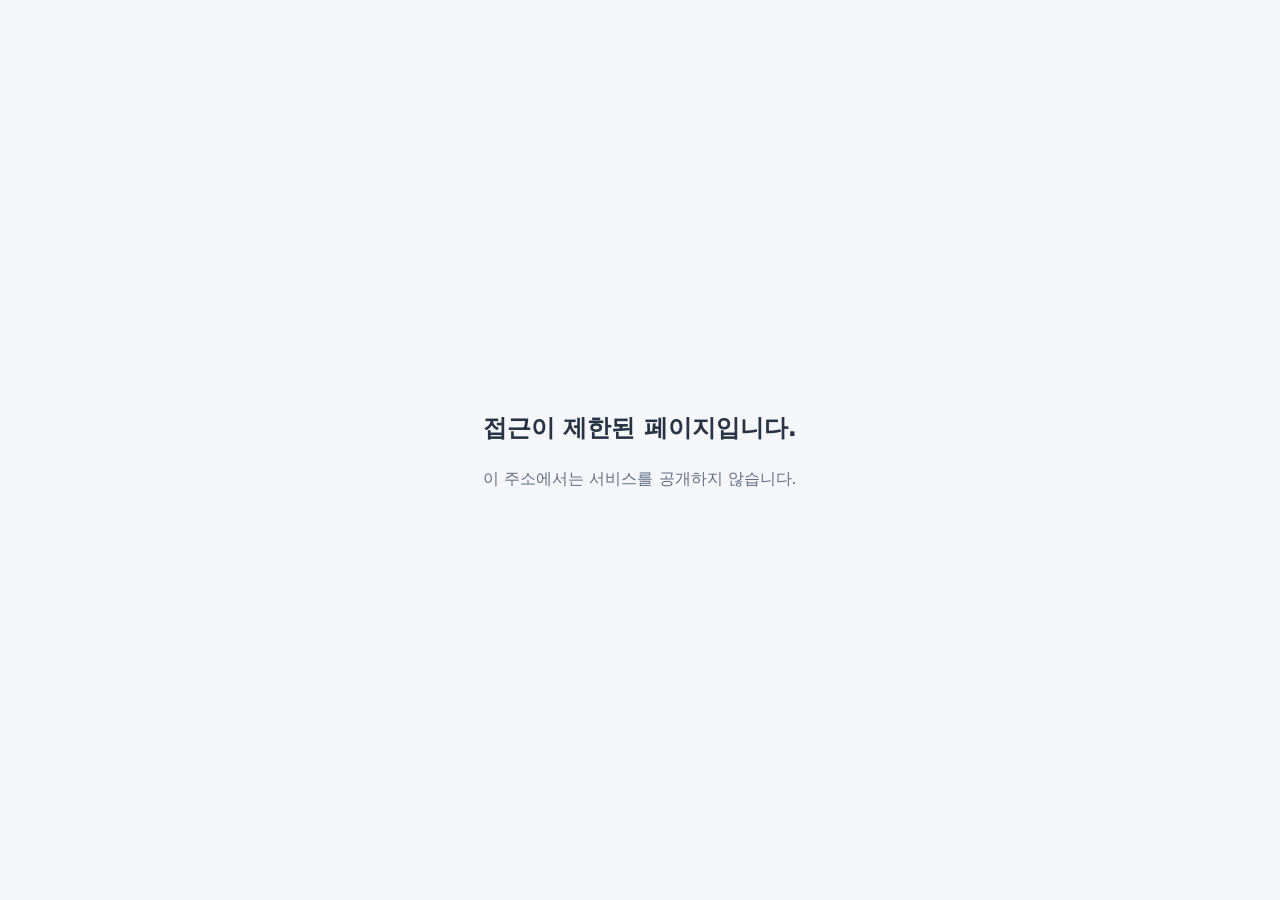
<file: index.html>
<!doctype html><html lang="ko"><head><meta charset="utf-8"><meta name="viewport" content="width=device-width,initial-scale=1"><meta name="robots" content="noindex,nofollow,noarchive"><title>접근 제한</title><style>body{margin:0;min-height:100vh;display:grid;place-items:center;background:#f5f7fa;color:#283444;font:16px/1.7 system-ui,sans-serif}main{padding:32px;text-align:center}h1{font-size:24px}p{color:#647184}</style></head><body><main><h1>접근이 제한된 페이지입니다.</h1><p>이 주소에서는 서비스를 공개하지 않습니다.</p></main></body></html>
</file>
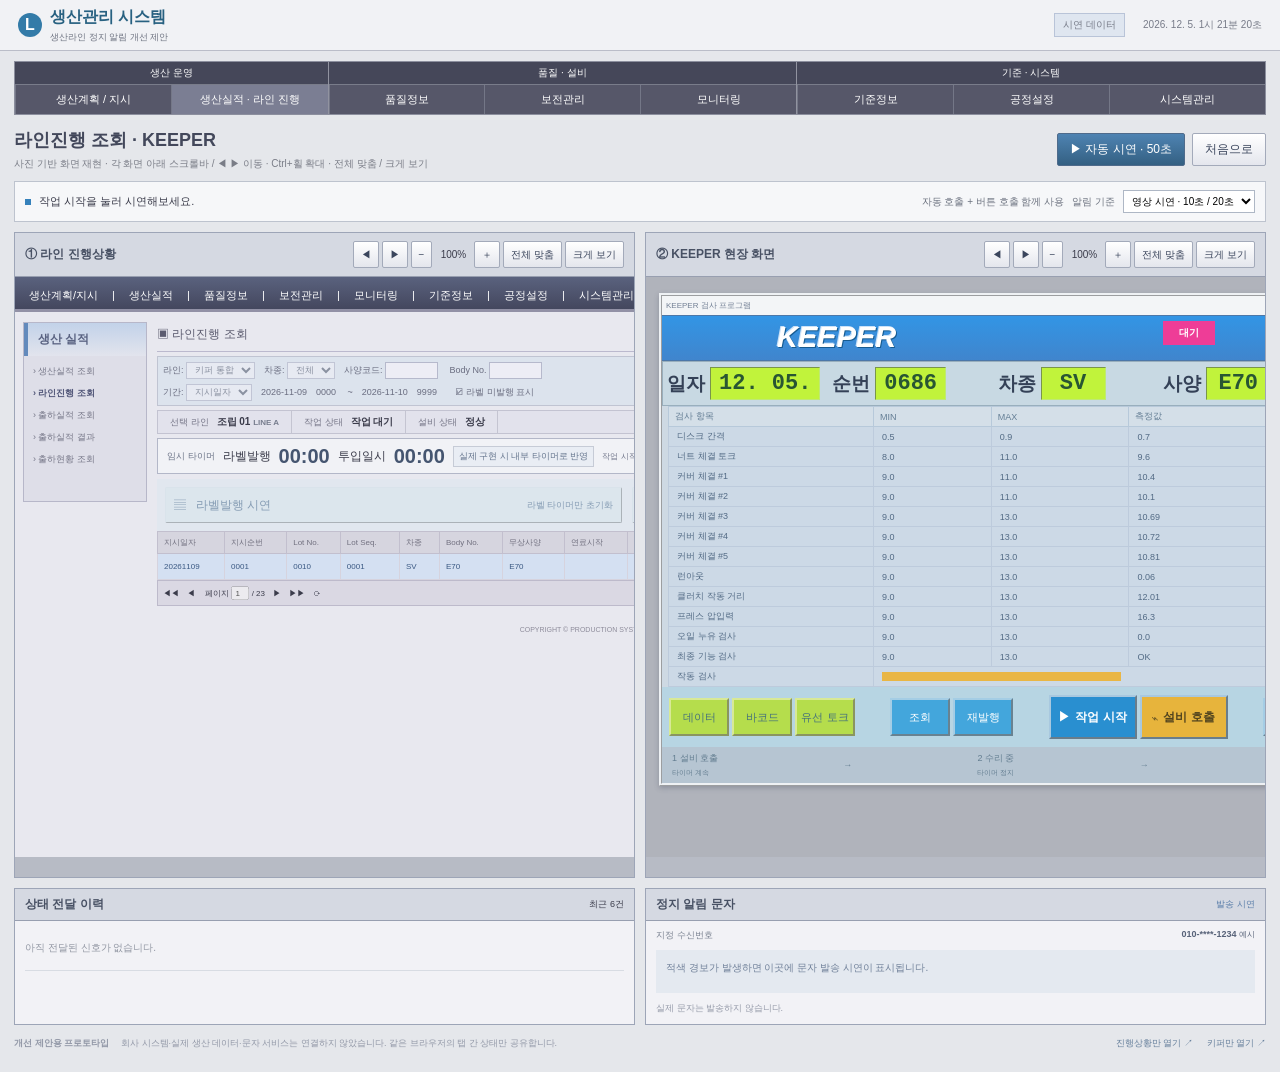
<file: line-demo/index.html>
<!doctype html><html lang="ko"><head><meta charset="utf-8"><meta name="viewport" content="width=device-width,initial-scale=1"><meta name="robots" content="noindex,nofollow"><title>라인 정지 알림 · 개선 제안 시연</title><link rel="stylesheet" href="style.css?v=isolated21"><script src="app.js?v=isolated21" defer></script><style id="toolbar-groups-style">.keeper-tools{gap:0;padding:8px 7px;justify-content:space-between}.keeper-tools .button-group{display:flex;gap:3px;flex-shrink:0;margin-right:0}.keeper-tools .button-group button{margin-left:0}.keeper-tools .lookup-group button,.keeper-tools>button.production-plan{background:#43a6dc;color:#fff;border-color:#a4cde5}.keeper-tools>button.production-plan{margin-left:0;align-self:stretch}.keeper-tools .data-group button{background:#b5dd4c;color:#47737b;border-color:#d8e996}.keeper-tools #work,.keeper-tools #repair{padding:5px 7px}.keeper-tools #work b,.keeper-tools #repair b{font-size:10px}.keeper-tools{align-items:center}.keeper-tools .button-group{align-items:center}.keeper-tools button{width:60px;height:38px;flex-shrink:0;padding:6px 4px;font-size:11px;text-align:center;display:inline-flex;align-items:center;justify-content:center}.keeper-tools>button.production-plan{align-self:center}.keeper-tools #work,.keeper-tools #repair{width:88px;height:44px;min-height:44px;padding:6px;gap:4px}.keeper-tools #work b,.keeper-tools #repair b{font-size:12px}.keeper-tools #work>span,.keeper-tools #repair>span{font-size:13px}</style><style id="item-row-signal">.progress-table tr[data-alarm="yellow"] td{animation:item-yellow 0.5s steps(1,end) infinite}.progress-table tr[data-alarm="red"] td{animation:item-red 0.5s steps(1,end) infinite}@keyframes item-yellow{0%{box-shadow:inset 0 0 0 999px transparent}40%{box-shadow:inset 0 0 0 999px #ffe080}100%{box-shadow:inset 0 0 0 999px transparent}}@keyframes item-red{0%{box-shadow:inset 0 0 0 999px transparent}40%{box-shadow:inset 0 0 0 999px #f49ba5}100%{box-shadow:inset 0 0 0 999px transparent}}.item-alarm .tower{display:inline-flex;vertical-align:middle;padding:2px 4px;gap:3px;margin-right:5px}.item-alarm .lamp{height:10px;width:10px}.item-alarm #alarm{display:inline-block;font-size:8px;padding:2px 4px;vertical-align:middle}.monitor-main{min-height:35px}.legacy-content .monitor-reading{gap:8px}</style><style>.timer-implementation-note{font-size:9px;color:#65758d;border:1px solid #c6cbd6;padding:3px 5px;background:#e9edf4;white-space:nowrap}.monitor-main .monitor-reading{flex-wrap:wrap}</style><style>#sms-dialog{border:0;border-radius:16px;padding:0;width:min(380px,90vw);box-shadow:0 18px 70px #0005;color:#24334b}#sms-dialog::backdrop{background:#101b3266}#sms-dialog .sms-modal-head{background:#edf3fb;padding:18px;display:flex;justify-content:space-between;align-items:center}#sms-dialog h2{margin:0;font-size:18px}#sms-dialog button{padding:9px 14px;border:0;border-radius:7px;background:#326fa2;color:white;cursor:pointer}#sms-dialog .sms-modal-body{padding:18px}#sms-modal-message{white-space:pre-wrap;background:#eaf5e9;border-radius:12px;padding:16px;font-size:14px;line-height:1.7}#sms-dialog small{display:block;color:#69788e;margin-top:14px}</style><style>.line-simulation{display:flex;gap:10px;padding:8px;background:#e1e7ef}.line-simulation .label-button{width:auto;flex:1;min-height:36px;font-size:12px}.line-simulation .label-button small{font-size:9px}</style></head><body>
<header><div class="brand"><span class="brand-icon">L</span><div>생산관리 시스템<small>생산라인 정지 알림 개선 제안</small></div></div><div class="header-right"><span class="demo-pill">시연 데이터</span><time id="clock"></time></div></header>
<main><div class="merged-nav" aria-label="상단 통합 메뉴"><div class="nav-group"><strong>생산 운영</strong><div><span>생산계획 / 지시</span><span class="selected">생산실적 · 라인 진행</span></div></div><div class="nav-group"><strong>품질 · 설비</strong><div><span>품질정보</span><span>보전관리</span><span>모니터링</span></div></div><div class="nav-group"><strong>기준 · 시스템</strong><div><span>기준정보</span><span>공정설정</span><span>시스템관리</span></div></div></div>
<section class="intro"><div><p class="eyebrow">개선 기능 시연</p><h1>라인진행 조회 · KEEPER</h1><p>사진 기반 화면 재현 · 각 화면 아래 스크롤바 / ◀ ▶ 이동 · Ctrl+휠 확대 · 전체 맞춤 / 크게 보기</p></div><div class="intro-actions"><button id="auto" class="dark">▶ 자동 시연 · 50초</button><button id="reset" class="plain">처음으로</button></div></section>
<div class="scenario-bar"><span class="signal-dot"></span><strong id="scene" role="status">작업 시작을 눌러 시연해보세요.</strong><div class="mode"><span>자동 호출 + 버튼 호출 함께 사용</span><label for="mode">알림 기준</label><select id="mode"><option value="demo">영상 시연 · 10초 / 20초</option><option value="real">운영 기준 · 5분 / 10분</option></select></div></div>
<div class="workspace" id="workspace">
<section class="panel monitor"><div class="panel-heading"><h2>① 라인 진행상황</h2><div class="view-tools" data-for="monitor"><button data-pan="-1" title="왼쪽으로 이동">◀</button><button data-pan="1" title="오른쪽으로 이동">▶</button><button data-zoom="-1" title="축소">−</button><output>100%</output><button data-zoom="1" title="확대">＋</button><button data-fit>전체 맞춤</button><button data-expand>크게 보기</button></div></div><div class="screen-pan" tabindex="0" aria-label="라인 진행상황 이동 영역"><div class="legacy-surface"><div class="legacy-top">생산계획/지시　 |　 생산실적　 |　 품질정보　 |　 보전관리　 |　 모니터링　 |　 기준정보　 |　 공정설정　 |　 시스템관리</div><div class="legacy-body"><aside class="legacy-sidebar"><b>생산 실적</b><p>› 생산실적 조회</p><p class="selected">› 라인진행 조회</p><p>› 출하실적 조회</p><p>› 출하실적 결과</p><p>› 출하현황 조회</p></aside><div class="legacy-content"><div class="legacy-title">▣ 라인진행 조회 <span>▣ 조회　 ↶ 닫기</span></div><div class="legacy-filters">라인: <select disabled><option>키퍼 통합</option></select>　차종: <select disabled><option>전체</option></select>　사양코드: <input disabled size="7">　 Body No. <input disabled size="7"><br>기간: <select disabled><option>지시일자</option></select>　2026-11-09　0000　 ~　2026-11-10　9999　　☑ 라벨 미발행 표시</div>
<div class="line-summary"><div><span>선택 라인</span><strong>조립 01 <small>LINE A</small></strong></div><div><span>작업 상태</span><strong id="monitor-work">작업 대기</strong></div><div><span>설비 상태</span><strong id="monitor-repair">정상</strong></div></div>
<div class="monitor-main"><div class="monitor-reading"><span class="micro">임시 타이머</span><span>라벨발행</span><div class="elapsed" id="elapsed">00:00</div><span>투입일시</span><div class="elapsed" id="input-elapsed">00:00</div><span class="timer-implementation-note">실제 구현 시 내부 타이머로 반영</span><p id="timer-note">작업 시작 전에는 정지 알림이 발생하지 않습니다.</p></div><div class="thresholds"><div><i class="legend green-key"></i><span>정상</span><b id="normal-rule">10초 미만</b></div><div><i class="legend amber-key"></i><span>주의</span><b id="yellow-rule">10초 이상</b></div><div><i class="legend red-key"></i><span>정지 경보</span><b id="red-rule">20초 이상</b></div><small>황색·적색: 0.2초 꺼짐 → 0.3초 켜짐</small></div></div>
<div class="control-area line-simulation"><button id="label" class="label-button" disabled><span>▤</span> 라벨발행 시연 <small>라벨 타이머만 초기화</small></button><button id="input-signal" class="label-button" disabled><span>▤</span> 제품 투입 시연 <small>투입 타이머만 초기화</small></button></div><div class="table-wrap"><table class="progress-table"><thead><tr><th>지시일자</th><th>지시순번</th><th>Lot No.</th><th>Lot Seq.</th><th>차종</th><th>Body No.</th><th>무상사양</th><th>연료시작</th><th>연료사양</th><th>FCX발행</th><th>라벨발행</th><th>투입일시</th><th>진행 / 설비</th><th>라인 상태</th></tr></thead><tbody><tr class="chosen" id="active-item-row" data-alarm="waiting"><td>20261109</td><td id="sequence">0686</td><td>0010</td><td>0001</td><td>SV</td><td>E70</td><td>E70</td><td></td><td></td><td>시연</td><td id="last-label">—</td><td id="last-input">—</td><td><span id="row-work">대기</span> / <span id="row-repair">정상</span></td><td class="item-alarm"><div class="tower" aria-hidden="true"><div class="lamp red" id="red"></div><div class="lamp amber" id="amber"></div><div class="lamp green" id="green"></div><div class="tower-stem"></div></div><div class="status-tag waiting" id="alarm" role="status">작업 대기</div></td></tr></tbody></table></div>
<div class="legacy-pagination">◀◀　◀　 페이지 <input value="1" size="1" disabled> / 23　▶　▶▶　⟳ <span>전체 19건 중 1 - 19</span></div><div class="legacy-copyright">COPYRIGHT © PRODUCTION SYSTEM. ALL RIGHTS RESERVED.</div></div></div></div></div></section>
<section class="panel keeper"><div class="panel-heading"><h2>② KEEPER 현장 화면</h2><div class="view-tools" data-for="keeper"><button data-pan="-1" title="왼쪽으로 이동">◀</button><button data-pan="1" title="오른쪽으로 이동">▶</button><button data-zoom="-1" title="축소">−</button><output>100%</output><button data-zoom="1" title="확대">＋</button><button data-fit>전체 맞춤</button><button data-expand>크게 보기</button></div></div><div class="screen-pan" tabindex="0" aria-label="키퍼 화면 이동 영역"><div class="legacy-surface"><div class="keeper-window"><div class="window-bar">KEEPER 검사 프로그램 <span>─　□　×</span></div><div class="keeper-blue">KEEPER<span class="keeper-signal" id="keeper-signal">대기</span></div><div class="keeper-info"><div><span>일자</span><strong id="date"></strong></div><div><span>순번</span><strong id="keeper-seq">0686</strong></div><div><span>차종</span><strong>SV</strong></div><div><span>사양</span><strong>E70</strong></div></div>
<div class="table-wrap inspection"><table><thead><tr><th>검사 항목</th><th>MIN</th><th>MAX</th><th>측정값</th><th>판정</th></tr></thead><tbody><tr><td>디스크 간격</td><td>0.5</td><td>0.9</td><td>0.7</td><td class="ok">OK</td></tr><tr><td>너트 체결 토크</td><td>8.0</td><td>11.0</td><td>9.6</td><td class="ok">OK</td></tr><tr><td>커버 체결 #1</td><td>9.0</td><td>11.0</td><td>10.4</td><td class="ok">OK</td></tr><tr><td>커버 체결 #2</td><td>9.0</td><td>11.0</td><td>10.1</td><td class="ok">OK</td></tr><tr><td>커버 체결 #3</td><td>9.0</td><td>13.0</td><td>10.69</td><td class="ok">OK</td></tr><tr><td>커버 체결 #4</td><td>9.0</td><td>13.0</td><td>10.72</td><td class="ok">OK</td></tr><tr><td>커버 체결 #5</td><td>9.0</td><td>13.0</td><td>10.81</td><td class="ok">OK</td></tr><tr><td>런아웃</td><td>9.0</td><td>13.0</td><td>0.06</td><td class="ok">OK</td></tr><tr><td>클러치 작동 거리</td><td>9.0</td><td>13.0</td><td>12.01</td><td class="ok">OK</td></tr><tr><td>프레스 압입력</td><td>9.0</td><td>13.0</td><td>16.3</td><td class="ok">OK</td></tr><tr><td>오일 누유 검사</td><td>9.0</td><td>13.0</td><td>0.0</td><td class="ok">OK</td></tr><tr><td>최종 기능 검사</td><td>9.0</td><td>13.0</td><td>OK</td><td class="ok">OK</td></tr><tr><td>작동 검사</td><td colspan="3"><span class="pass-bar"></span></td><td class="ok">OK</td></tr></tbody></table></div>
<div class="keeper-tools"><div class="button-group data-group"><button disabled>데이터</button><button disabled>바코드</button><button disabled>유선 토크</button></div><div class="button-group lookup-group"><button disabled>조회</button><button disabled>재발행</button></div><div class="button-group action-group"><button id="work" class="start"><span id="work-icon">▶</span><div><b id="work-text">작업 시작</b><small id="work-sub">라인 모니터로 시작 신호 전송</small></div></button><button id="repair" class="call"><span id="repair-icon">⌁</span><div><b id="repair-text">설비 호출</b><small id="repair-sub">호출 후에도 정지 타이머 유지</small></div></button></div><button class="production-plan" disabled>생산계획</button></div>

<div class="repair-steps"><span id="step-call">1 설비 호출<small>타이머 계속</small></span><i>→</i><span id="step-fixing">2 수리 중<small>타이머 정지</small></span><i>→</i><span id="step-done">3 수리 완료<small>타이머 초기화</small></span></div></div></div></div></section>
</div>
<div class="bottom-grid"><section class="panel activity"><div class="panel-heading"><h2>상태 전달 이력</h2><span>최근 6건</span></div><ol id="events"><li class="empty">아직 전달된 신호가 없습니다.</li></ol></section><section class="panel sms"><div class="panel-heading"><h2>정지 알림 문자</h2><span class="simulation">발송 시연</span></div><div class="sms-target"><span>지정 수신번호</span><b>010-****-1234 <small>예시</small></b></div><div class="message-preview" id="sms-preview">적색 경보가 발생하면 이곳에 문자 발송 시연이 표시됩니다.</div><p id="sms-state">실제 문자는 발송하지 않습니다.</p></section></div>
<footer><b>개선 제안용 프로토타입</b><span>회사 시스템·실제 생산 데이터·문자 서비스는 연결하지 않았습니다. 같은 브라우저의 탭 간 상태만 공유합니다.</span><div><a href="?view=monitor" target="_blank" rel="noopener">진행상황만 열기 ↗</a><a href="?view=keeper" target="_blank" rel="noopener">키퍼만 열기 ↗</a></div></footer></main><dialog id="sms-dialog" aria-labelledby="sms-modal-title"><div class="sms-modal-head"><h2 id="sms-modal-title">문자 발송 시연</h2><button id="sms-close" autofocus>닫기</button></div><div class="sms-modal-body"><p>받는 번호　<strong>010-****-1234</strong></p><div id="sms-modal-message"></div><small>가상 문자 창입니다. 실제 문자는 발송되지 않습니다.<br>시연의 20초 정지는 운영의 10분 정지를 가정합니다.<br>창을 닫아도 타이머는 계속 진행됩니다.</small></div></dialog></body></html>
</file>
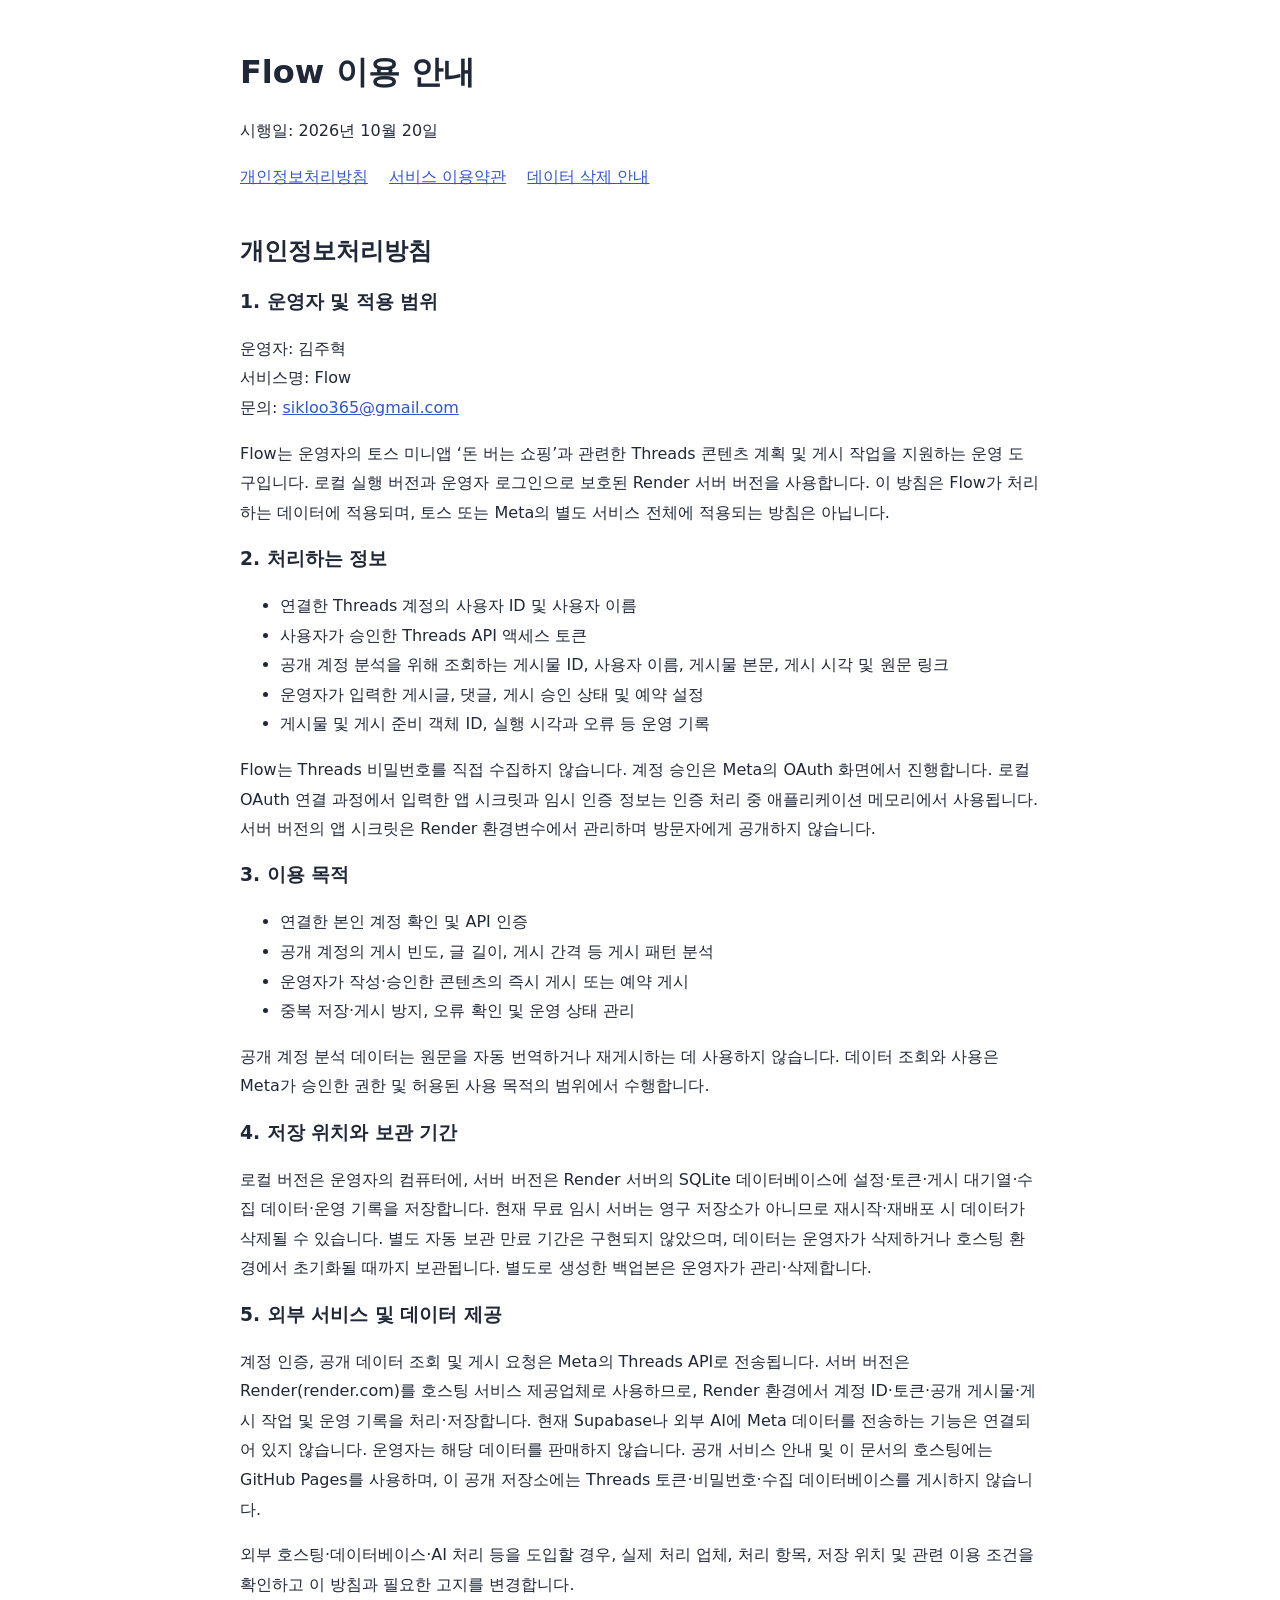
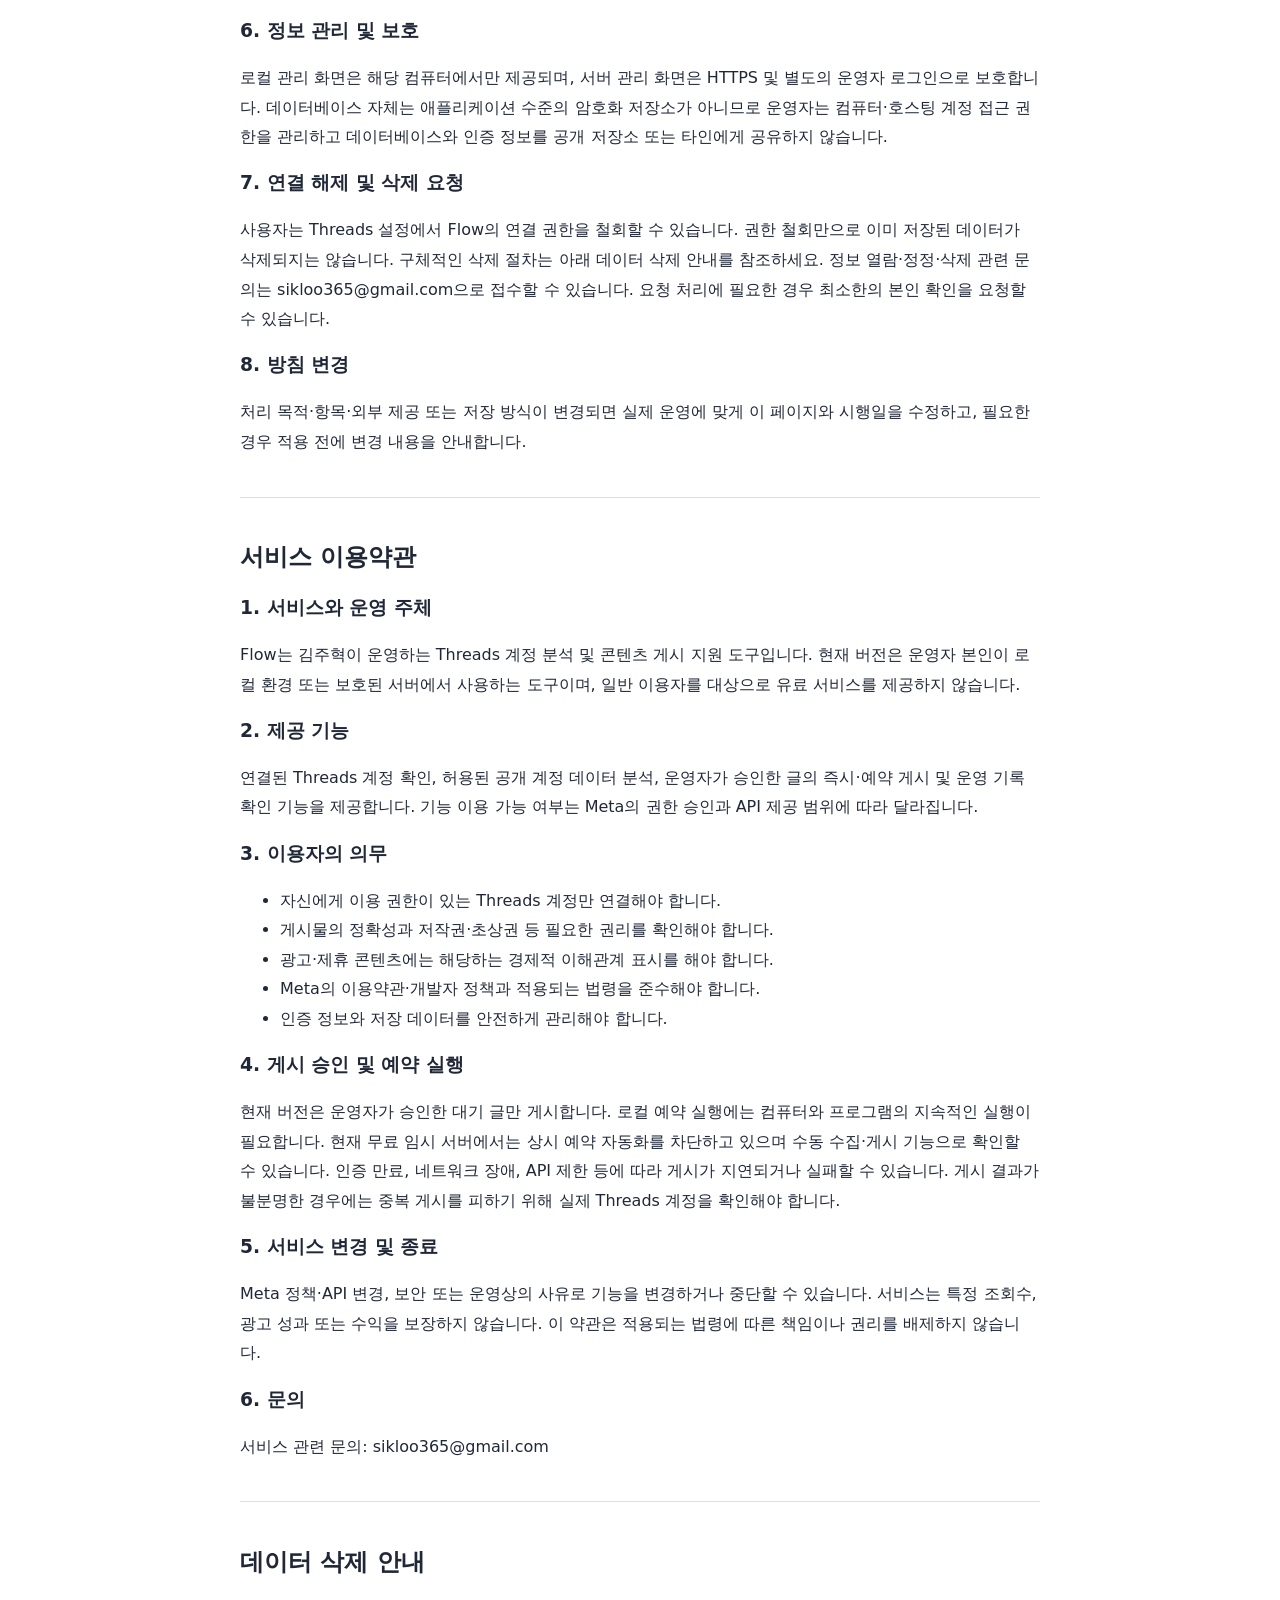
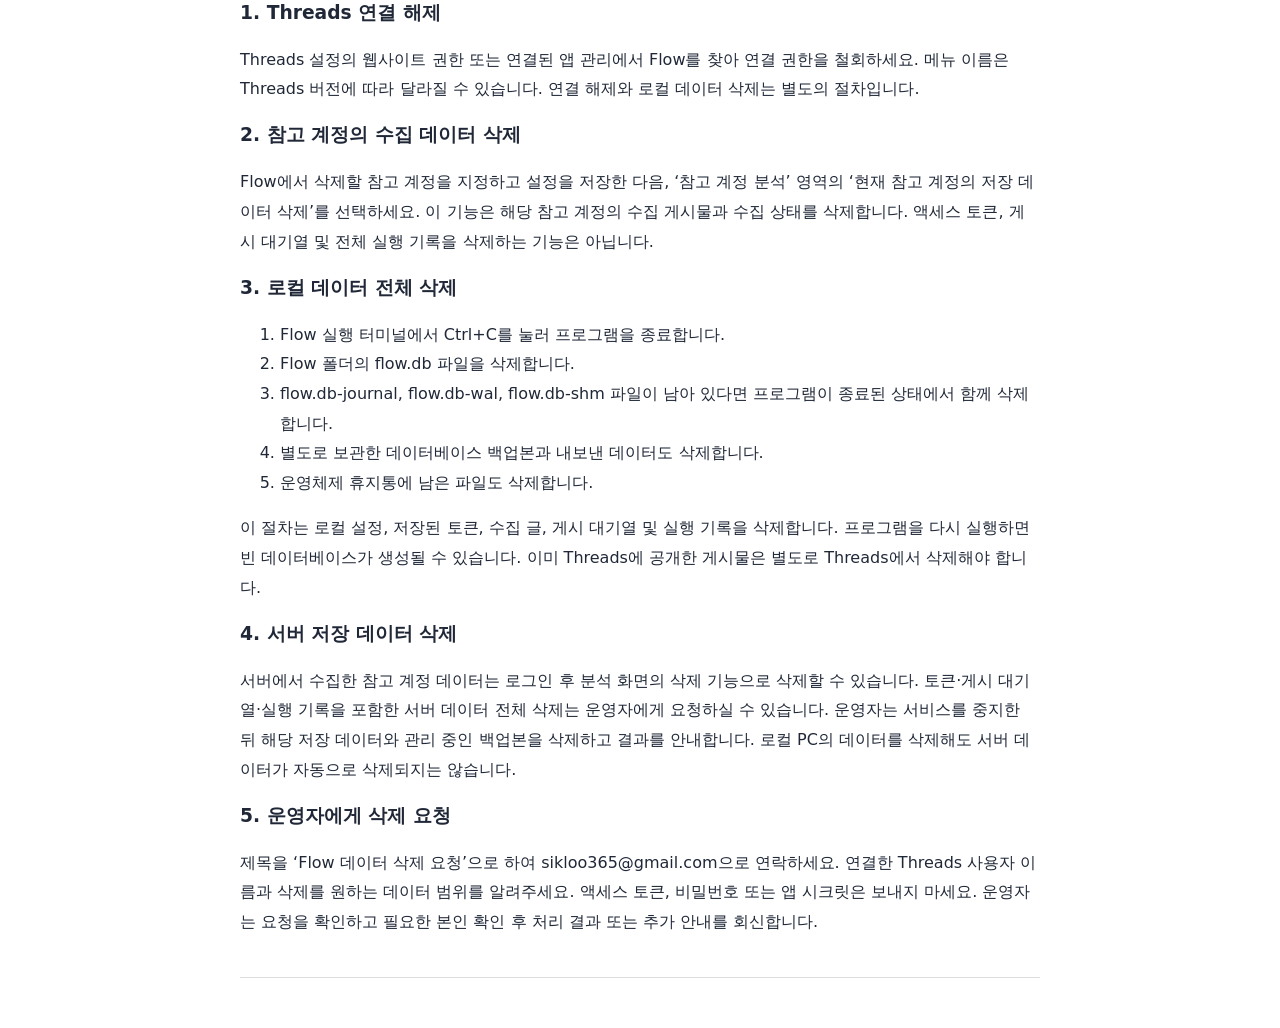
<file: policy.html>
<!doctype html>
<html lang="ko">
<head>
<meta charset="utf-8">
<meta name="viewport" content="width=device-width, initial-scale=1">
<title>Flow · 개인정보처리방침 및 이용 안내</title>
<style>
body {
  max-width: 800px;
  margin: 50px auto;
  padding: 0 24px;
  font-family: system-ui, sans-serif;
  line-height: 1.85;
  color: #202838;
}
nav a { margin-right: 16px; }
section { padding: 24px 0; border-bottom: 1px solid #ddd; }
h1, h2, h3 { line-height: 1.4; }
a { color: #3455cc; }
</style>
</head>
<body>

<h1>Flow 이용 안내</h1>
<p>시행일: 2026년 10월 20일</p>

<nav>
  <a href="#privacy">개인정보처리방침</a>
  <a href="#terms">서비스 이용약관</a>
  <a href="#deletion">데이터 삭제 안내</a>
</nav>

<section id="privacy">
<h2>개인정보처리방침</h2>

<h3>1. 운영자 및 적용 범위</h3>
<p>
운영자: 김주혁<br>
서비스명: Flow<br>
문의: <a href="mailto:sikloo365@gmail.com">sikloo365@gmail.com</a>
</p>
<p>
Flow는 운영자의 토스 미니앱 ‘돈 버는 쇼핑’과 관련한
Threads 콘텐츠 계획 및 게시 작업을 지원하는 운영 도구입니다. 로컬 실행 버전과 운영자 로그인으로 보호된 Render 서버 버전을 사용합니다.
이 방침은 Flow가 처리하는 데이터에 적용되며,
토스 또는 Meta의 별도 서비스 전체에 적용되는 방침은 아닙니다.
</p>

<h3>2. 처리하는 정보</h3>
<ul>
  <li>연결한 Threads 계정의 사용자 ID 및 사용자 이름</li>
  <li>사용자가 승인한 Threads API 액세스 토큰</li>
  <li>공개 계정 분석을 위해 조회하는 게시물 ID, 사용자 이름,
      게시물 본문, 게시 시각 및 원문 링크</li>
  <li>운영자가 입력한 게시글, 댓글, 게시 승인 상태 및 예약 설정</li>
  <li>게시물 및 게시 준비 객체 ID, 실행 시각과 오류 등 운영 기록</li>
</ul>
<p>
Flow는 Threads 비밀번호를 직접 수집하지 않습니다.
계정 승인은 Meta의 OAuth 화면에서 진행합니다.
로컬 OAuth 연결 과정에서 입력한 앱 시크릿과 임시 인증 정보는 인증 처리 중 애플리케이션 메모리에서 사용됩니다. 서버 버전의 앱 시크릿은 Render 환경변수에서 관리하며 방문자에게 공개하지 않습니다.
</p>

<h3>3. 이용 목적</h3>
<ul>
  <li>연결한 본인 계정 확인 및 API 인증</li>
  <li>공개 계정의 게시 빈도, 글 길이, 게시 간격 등 게시 패턴 분석</li>
  <li>운영자가 작성·승인한 콘텐츠의 즉시 게시 또는 예약 게시</li>
  <li>중복 저장·게시 방지, 오류 확인 및 운영 상태 관리</li>
</ul>
<p>
공개 계정 분석 데이터는 원문을 자동 번역하거나 재게시하는 데
사용하지 않습니다. 데이터 조회와 사용은 Meta가 승인한 권한 및
허용된 사용 목적의 범위에서 수행합니다.
</p>

<h3>4. 저장 위치와 보관 기간</h3>
<p>
로컬 버전은 운영자의 컴퓨터에, 서버 버전은 Render 서버의 SQLite 데이터베이스에 설정·토큰·게시 대기열·수집 데이터·운영 기록을 저장합니다. 현재 무료 임시 서버는 영구 저장소가 아니므로 재시작·재배포 시 데이터가 삭제될 수 있습니다. 별도 자동 보관 만료 기간은 구현되지 않았으며, 데이터는 운영자가 삭제하거나 호스팅 환경에서 초기화될 때까지 보관됩니다. 별도로 생성한 백업본은 운영자가 관리·삭제합니다.
</p>

<h3>5. 외부 서비스 및 데이터 제공</h3>
<p>
계정 인증, 공개 데이터 조회 및 게시 요청은 Meta의 Threads API로
전송됩니다. 서버 버전은 Render(render.com)를 호스팅 서비스 제공업체로 사용하므로, Render 환경에서 계정 ID·토큰·공개 게시물·게시 작업 및 운영 기록을 처리·저장합니다. 현재 Supabase나 외부 AI에 Meta 데이터를 전송하는 기능은 연결되어 있지 않습니다. 운영자는 해당 데이터를 판매하지 않습니다. 공개 서비스 안내 및 이 문서의 호스팅에는 GitHub Pages를 사용하며, 이 공개 저장소에는 Threads 토큰·비밀번호·수집 데이터베이스를 게시하지 않습니다.
</p>
<p>
외부 호스팅·데이터베이스·AI 처리 등을 도입할 경우,
실제 처리 업체, 처리 항목, 저장 위치 및 관련 이용 조건을 확인하고
이 방침과 필요한 고지를 변경합니다.
</p>

<h3>6. 정보 관리 및 보호</h3>
<p>
로컬 관리 화면은 해당 컴퓨터에서만 제공되며, 서버 관리 화면은 HTTPS 및 별도의 운영자 로그인으로 보호합니다. 데이터베이스 자체는 애플리케이션 수준의 암호화 저장소가 아니므로 운영자는 컴퓨터·호스팅 계정 접근 권한을 관리하고 데이터베이스와 인증 정보를 공개 저장소 또는 타인에게 공유하지 않습니다.
</p>

<h3>7. 연결 해제 및 삭제 요청</h3>
<p>
사용자는 Threads 설정에서 Flow의 연결 권한을 철회할 수 있습니다.
권한 철회만으로 이미 저장된 데이터가 삭제되지는 않습니다.
구체적인 삭제 절차는 아래 데이터 삭제 안내를 참조하세요.
정보 열람·정정·삭제 관련 문의는
sikloo365@gmail.com으로 접수할 수 있습니다.
요청 처리에 필요한 경우 최소한의 본인 확인을 요청할 수 있습니다.
</p>

<h3>8. 방침 변경</h3>
<p>
처리 목적·항목·외부 제공 또는 저장 방식이 변경되면
실제 운영에 맞게 이 페이지와 시행일을 수정하고,
필요한 경우 적용 전에 변경 내용을 안내합니다.
</p>
</section>

<section id="terms">
<h2>서비스 이용약관</h2>

<h3>1. 서비스와 운영 주체</h3>
<p>
Flow는 김주혁이 운영하는 Threads 계정 분석 및
콘텐츠 게시 지원 도구입니다.
현재 버전은 운영자 본인이 로컬 환경 또는 보호된 서버에서 사용하는 도구이며,
일반 이용자를 대상으로 유료 서비스를 제공하지 않습니다.
</p>

<h3>2. 제공 기능</h3>
<p>
연결된 Threads 계정 확인, 허용된 공개 계정 데이터 분석,
운영자가 승인한 글의 즉시·예약 게시 및 운영 기록 확인 기능을 제공합니다.
기능 이용 가능 여부는 Meta의 권한 승인과 API 제공 범위에 따라 달라집니다.
</p>

<h3>3. 이용자의 의무</h3>
<ul>
  <li>자신에게 이용 권한이 있는 Threads 계정만 연결해야 합니다.</li>
  <li>게시물의 정확성과 저작권·초상권 등 필요한 권리를 확인해야 합니다.</li>
  <li>광고·제휴 콘텐츠에는 해당하는 경제적 이해관계 표시를 해야 합니다.</li>
  <li>Meta의 이용약관·개발자 정책과 적용되는 법령을 준수해야 합니다.</li>
  <li>인증 정보와 저장 데이터를 안전하게 관리해야 합니다.</li>
</ul>

<h3>4. 게시 승인 및 예약 실행</h3>
<p>
현재 버전은 운영자가 승인한 대기 글만 게시합니다.
로컬 예약 실행에는 컴퓨터와 프로그램의 지속적인 실행이 필요합니다. 현재 무료 임시 서버에서는 상시 예약 자동화를 차단하고 있으며 수동 수집·게시 기능으로 확인할 수 있습니다.
인증 만료, 네트워크 장애, API 제한 등에 따라 게시가 지연되거나
실패할 수 있습니다. 게시 결과가 불분명한 경우에는 중복 게시를
피하기 위해 실제 Threads 계정을 확인해야 합니다.
</p>

<h3>5. 서비스 변경 및 종료</h3>
<p>
Meta 정책·API 변경, 보안 또는 운영상의 사유로 기능을 변경하거나
중단할 수 있습니다. 서비스는 특정 조회수, 광고 성과 또는 수익을
보장하지 않습니다. 이 약관은 적용되는 법령에 따른 책임이나 권리를
배제하지 않습니다.
</p>

<h3>6. 문의</h3>
<p>서비스 관련 문의: sikloo365@gmail.com</p>
</section>

<section id="deletion">
<h2>데이터 삭제 안내</h2>

<h3>1. Threads 연결 해제</h3>
<p>
Threads 설정의 웹사이트 권한 또는 연결된 앱 관리에서
Flow를 찾아 연결 권한을 철회하세요.
메뉴 이름은 Threads 버전에 따라 달라질 수 있습니다.
연결 해제와 로컬 데이터 삭제는 별도의 절차입니다.
</p>

<h3>2. 참고 계정의 수집 데이터 삭제</h3>
<p>
Flow에서 삭제할 참고 계정을 지정하고 설정을 저장한 다음,
‘참고 계정 분석’ 영역의
‘현재 참고 계정의 저장 데이터 삭제’를 선택하세요.
이 기능은 해당 참고 계정의 수집 게시물과 수집 상태를 삭제합니다.
액세스 토큰, 게시 대기열 및 전체 실행 기록을 삭제하는 기능은 아닙니다.
</p>

<h3>3. 로컬 데이터 전체 삭제</h3>
<ol>
  <li>Flow 실행 터미널에서 Ctrl+C를 눌러 프로그램을 종료합니다.</li>
  <li>Flow 폴더의 flow.db 파일을 삭제합니다.</li>
  <li>flow.db-journal, flow.db-wal, flow.db-shm 파일이 남아 있다면
      프로그램이 종료된 상태에서 함께 삭제합니다.</li>
  <li>별도로 보관한 데이터베이스 백업본과 내보낸 데이터도 삭제합니다.</li>
  <li>운영체제 휴지통에 남은 파일도 삭제합니다.</li>
</ol>
<p>
이 절차는 로컬 설정, 저장된 토큰, 수집 글, 게시 대기열 및 실행 기록을
삭제합니다. 프로그램을 다시 실행하면 빈 데이터베이스가 생성될 수 있습니다.
이미 Threads에 공개한 게시물은 별도로 Threads에서 삭제해야 합니다.
</p>

<h3>4. 서버 저장 데이터 삭제</h3>
<p>서버에서 수집한 참고 계정 데이터는 로그인 후 분석 화면의 삭제 기능으로 삭제할 수 있습니다. 토큰·게시 대기열·실행 기록을 포함한 서버 데이터 전체 삭제는 운영자에게 요청하실 수 있습니다. 운영자는 서비스를 중지한 뒤 해당 저장 데이터와 관리 중인 백업본을 삭제하고 결과를 안내합니다. 로컬 PC의 데이터를 삭제해도 서버 데이터가 자동으로 삭제되지는 않습니다.</p>
<h3>5. 운영자에게 삭제 요청</h3>
<p>
제목을 ‘Flow 데이터 삭제 요청’으로 하여
sikloo365@gmail.com으로 연락하세요.
연결한 Threads 사용자 이름과 삭제를 원하는 데이터 범위를 알려주세요.
액세스 토큰, 비밀번호 또는 앱 시크릿은 보내지 마세요.
운영자는 요청을 확인하고 필요한 본인 확인 후
처리 결과 또는 추가 안내를 회신합니다.
</p>
</section>

</body>
</html>
</file>
<file: line-demo/style.css>
*{box-sizing:border-box}body{margin:0;font:12px Arial,'Malgun Gothic',sans-serif;color:#3b3c4b;background:#e5e7eb}button,select,input{font:inherit}button{cursor:pointer}button:disabled{opacity:.6;cursor:default}button:focus-visible,a:focus-visible,select:focus-visible,.screen-pan:focus-visible{outline:2px solid #1469d7;outline-offset:2px}header{height:51px;background:#f1f2f5;border-bottom:1px solid #babdc8;display:flex;justify-content:space-between;align-items:center;padding:0 18px}.brand{display:flex;align-items:center;gap:8px;font-size:16px;font-weight:bold;color:#286181}.brand-icon{width:24px;height:24px;display:grid;place-items:center;border-radius:50%;background:#337ba8;color:#fff}.brand small{display:block;font-size:9px;color:#6d7280;font-weight:normal;margin-top:3px}.header-right{display:flex;gap:18px;align-items:center;font-size:10px;color:#777b88}.header-right a{color:#4c6784}.demo-pill{background:#dfe6f0;border:1px solid #b9c4d8;padding:4px 8px}main{padding:10px 14px;max-width:1920px;margin:auto}.merged-nav{display:grid;grid-template-columns:2fr 3fr 3fr;background:#565769;color:#fff;border:1px solid #8c8f9e}.nav-group+ .nav-group{border-left:1px solid #9193a0}.nav-group strong{display:block;font-size:10px;text-align:center;background:#454759;padding:4px;border-bottom:1px solid #797c8a;font-weight:normal}.nav-group>div{display:flex}.nav-group span{flex:1;text-align:center;padding:7px 5px;font-size:11px;border-left:1px solid #747787}.nav-group .selected{background:#7b7e93}.intro{display:flex;align-items:center;justify-content:space-between;padding:13px 0 10px}.eyebrow{display:none}h1{font-size:18px;margin:0 0 5px;color:#43485b}.intro p{font-size:10px;color:#7a7d87;margin:0}.intro-actions{display:flex;gap:7px}button{border:1px solid #a3aaba;border-radius:2px;padding:7px 12px;background:linear-gradient(#fff,#e4e6ed);color:#3a455c}.dark{background:linear-gradient(#4e83b2,#346082);color:#fff;border-color:#4f6b8b}.scenario-bar{display:flex;align-items:center;gap:8px;background:#f6f7f9;border:1px solid #bdc3ce;padding:8px 10px;margin-bottom:10px;font-size:11px}.scenario-bar strong{font-weight:normal}.signal-dot{background:#3581bb;width:6px;height:6px}.mode{margin-left:auto;display:flex;align-items:center;gap:8px;font-size:10px;color:#6e7481}.mode select{padding:4px;border:1px solid #aeb7c5;background:white;font-size:10px}.workspace{display:grid;grid-template-columns:minmax(0,1fr) minmax(0,1fr);gap:10px;align-items:start}.panel{border:1px solid #9da5b7;background:#f2f2f6;min-width:0;overflow:hidden}.panel-heading{min-height:44px;padding:6px 10px;display:flex;align-items:center;justify-content:space-between;gap:8px;background:#d5d9e2;border-bottom:1px solid #989fb0;flex-wrap:wrap}h2{font-size:12px;margin:0;color:#485164}.view-tools{display:flex;align-items:center;gap:3px}.view-tools button{font-size:10px;padding:5px 7px;min-height:27px}.view-tools output{font-size:10px;width:36px;text-align:center}.screen-pan{height:600px;overflow:auto;overscroll-behavior:contain;position:relative;background:#b7bbc5;scrollbar-color:#7a8193 #d5d8e0;scrollbar-width:auto;touch-action:pan-x pan-y}.legacy-surface{width:1100px;min-height:580px;zoom:1;background:#e8e8ef;padding-bottom:7px;transform-origin:top left}.legacy-top{background:linear-gradient(#5a627e,#44475e);height:35px;color:#fff;padding:11px 14px;font-size:11px;white-space:nowrap;border-bottom:3px solid #9291a6}.legacy-body{display:flex;padding:10px 8px 0;gap:10px}.legacy-sidebar{width:124px;flex-shrink:0;background:#dedee8;border:1px solid #b7b7c9;align-self:flex-start;min-height:180px;font-size:9px}.legacy-sidebar b{display:block;background:linear-gradient(#c2d2e9,#e2e4ed);border-left:4px solid #638abc;color:#596281;padding:8px 10px;font-size:12px}.legacy-sidebar p{font-size:9px;padding:0 9px;color:#777889}.legacy-sidebar .selected{font-weight:bold;color:#525779}.legacy-content{width:940px;min-width:0}.legacy-title{font-size:12px;color:#5c5c70;border-bottom:1px solid #bbb9ce;padding:4px 0 8px}.legacy-title span{float:right;background:#d7d5e1;border:1px solid #c2bed2;padding:3px 9px;font-size:9px}.legacy-filters{line-height:22px;font-size:9px;background:#dce3ed;border:1px solid #c0c4d2;padding:2px 5px;margin:4px 0;color:#6a6d80}.legacy-filters select,.legacy-filters input{height:17px;font-size:9px;border:1px solid #b6b9cc;color:#697182;background:#ededf5;padding:0 4px}.line-summary{display:flex;background:#e2e2ec;border:1px solid #c3c3d1;margin:4px 0;gap:0}.line-summary>div{padding:4px 12px;font-size:9px;border-right:1px solid #c4c4d1}.line-summary span{margin-right:8px;color:#737385}.line-summary strong{font-size:10px}.line-summary small{font-size:8px;color:#777d8e}.monitor-main{display:flex;align-items:center;gap:10px;border:1px solid #b3b7c8;background:#f1f2f6;padding:5px 9px;margin-bottom:5px;min-height:50px}.tower{display:flex;align-items:center;gap:5px;border:1px solid #787f92;background:#3e4454;padding:4px 6px;border-radius:2px}.lamp{height:15px;width:15px;border-radius:50%;border:1px solid #1a2332;background:#727783}.tower-stem{display:none}.lamp.green.active{background:#22c65b;box-shadow:0 0 5px #22c65b}.lamp.red.active{--on:#fb2639;animation:blink 0.5s steps(1,end) infinite}.lamp.amber.active{--on:#ffcb16;animation:blink 0.5s steps(1,end) infinite}@keyframes blink{0%{background:#727783;box-shadow:none}40%{background:var(--on);box-shadow:0 0 7px var(--on)}100%{background:#727783;box-shadow:none}}.monitor-reading{display:flex;align-items:center;gap:9px;flex:1}.micro{font-size:9px;color:#6a7286}.elapsed{font-size:20px;font-weight:bold;color:#455570;font-variant-numeric:tabular-nums}.status-tag{font-size:10px;padding:3px 6px;border:1px solid #b5bdc9;background:#e1e5ed}.status-tag.normal{color:#137c38;background:#e0f1e2}.status-tag.yellow{color:#8d6400;background:#fff3b5}.status-tag.red{color:#b41427;background:#ffd4d8}.status-tag.waiting{color:#6f7787}#timer-note{font-size:8px;color:#72778b;margin:0;max-width:210px}.thresholds{display:flex;gap:8px;font-size:8px;align-items:center}.thresholds>div{white-space:nowrap}.thresholds b{font-weight:normal;display:block;color:#777e8d;font-size:8px;margin-top:2px}.thresholds small{display:none}.legend{display:inline-block;width:5px;height:5px;border-radius:50%;margin-right:3px}.green-key{background:#22b654}.amber-key{background:#efb618}.red-key{background:#ea3945}.table-wrap{overflow:visible}table{width:100%;border-collapse:collapse;white-space:nowrap;font-size:9px;text-align:left}th{background:#d6d5df;color:#727180;border:1px solid #c2bfce;font-weight:normal;padding:5px 6px;font-size:8px}td{border:1px solid #d6d3de;padding:4px 6px;color:#6e6b7c;background:#e8e5ed;height:19px;font-size:8px}tr:nth-child(even) td{background:#e0dde6}.chosen td{background:#d4e0f2!important;color:#3b5983}.legacy-pagination{font-size:8px;border:1px solid #bdbacb;background:#dad8e3;padding:5px}.legacy-pagination input{font-size:8px;height:14px}.legacy-pagination span{float:right;color:#77788c}.legacy-copyright{text-align:center;color:#8d8b9a;font-size:7px;padding:20px 0 6px}.keeper .legacy-surface{width:700px;padding:16px 13px;background:#b0b3bb;min-height:580px}.keeper-window{background:#c8d5de;border:3px ridge #eef1f4;box-shadow:0 2px 5px #3c43574a}.window-bar{font-size:8px;color:#738095;background:#f3f5f7;padding:4px}.window-bar span{float:right}.keeper-blue{background:linear-gradient(#3295e5,#4085cd);border-block:1px solid #4c77a8;color:white;font-size:29px;font-weight:bold;font-style:italic;padding:5px 115px;text-shadow:1px 1px #175b90,-1px -1px #cbe2f8;height:46px;white-space:nowrap}.keeper-signal{float:right;font-size:10px;background:#ee3d97;padding:5px 16px;text-shadow:none;font-style:normal;color:white}.keeper-info{display:grid;grid-template-columns:repeat(4,1fr);gap:3px;background:#c8d9e3;padding:5px 4px;border:1px solid #99afbd}.keeper-info>div{display:flex;align-items:center;gap:5px}.keeper-info span{font-size:19px;color:#344157;font-weight:bold;white-space:nowrap}.keeper-info strong{background:#c1f33b;color:#285633;font-size:22px;padding:3px 8px;min-width:65px;text-align:center;font-family:monospace;border:1px inset #bee975;white-space:nowrap}.inspection{padding:0 6px;background:#ced9e3}.inspection table{font-size:10px}.inspection th{background:#d4dfe8;color:#627c93;font-size:9px;border-color:#b7c9da;padding:3px 6px}.inspection td{height:20px;padding:3px 8px;background:#ccd9e6!important;color:#536b85;border-color:#bdcbdc;font-size:9px}.inspection td:first-child{width:205px}.inspection td.ok{background:#c1ef41!important;color:#46722e;font-weight:bold;width:35px;text-align:center}.pass-bar{display:block;height:9px;background:#e9b645;width:60%}.keeper-tools{display:flex;gap:7px;padding:7px 6px;background:#b7d5e3}.keeper-tools button{font-size:9px;border-radius:0;background:#b5dd4c;padding:6px 10px;color:#47737b;border:2px outset #d8e996;opacity:1}.keeper-tools button:nth-child(n+4){background:#43a6dc;color:#fff;border-color:#a4cde5}.keeper-tools button:last-child{margin-left:auto}.control-area{padding:5px 7px 8px;border-top:2px solid #829cae;background:#bfceda}.control-label{display:flex;justify-content:space-between;font-size:8px;color:#60768d;padding:3px 0 5px}.primary-controls{display:grid;grid-template-columns:1fr 1fr;gap:8px}.primary-controls button{border:2px outset #9ebed4;border-radius:1px;display:flex;gap:9px;align-items:center;text-align:left;padding:9px 12px;color:white;min-height:55px}.primary-controls button>span{font-size:19px}.primary-controls b{display:block;font-size:15px}.primary-controls small{display:block;font-size:8px;margin-top:5px}.start{background:#2688c9}.complete{background:#63728a}.call{background:#e29d20;color:#fff}.fixing{background:#cd7522}.done{background:#429456}.label-button{margin-top:6px;display:flex;gap:10px;align-items:center;width:100%;background:#d9e6ed;border:2px outset #d5e1e9;color:#4a6c8d;padding:7px 10px;font-size:10px}.label-button small{margin-left:auto;font-size:8px}.repair-steps{display:flex;justify-content:space-between;align-items:center;background:#b6c5d2;padding:7px 12px;color:#647e91;font-size:9px}.repair-steps span.active{color:#154e88;font-weight:bold}.repair-steps small{display:block;font-size:8px;margin-top:3px}.repair-steps i{font-style:normal}.bottom-grid{display:grid;grid-template-columns:1fr 1fr;gap:10px;margin-top:10px}.bottom-grid .panel-heading{min-height:32px}.bottom-grid .panel-heading>span{font-size:9px}.activity ol{list-style:none;margin:0;padding:5px 10px}.activity li{font-size:10px;padding:5px 0;border-bottom:1px solid #d8dce3;display:flex;gap:8px}.activity time{font-size:9px;color:#858a98}.activity .empty{color:#9297a3;padding:15px 0}.sms-target{display:flex;justify-content:space-between;padding:8px 10px;font-size:9px;color:#7a8291}.sms-target b{color:#576278}.sms-target small{font-weight:normal}.message-preview{background:#e4e9f0;margin:0 10px;padding:10px;font-size:10px;white-space:pre-wrap;line-height:1.6;color:#708099;min-height:43px}.message-preview.sent{background:#f8dddf;color:#a8303b}.sms p{padding:0 10px;color:#969baa;font-size:9px}.simulation{color:#5a7eaa}footer{padding:12px 0;font-size:9px;color:#9298a7;display:flex;gap:12px;align-items:center;flex-wrap:wrap}footer div{margin-left:auto;display:flex;gap:14px}footer a{color:#67809c;text-decoration:none}body[data-view=monitor] .keeper,body[data-view=keeper] .monitor{display:none}body[data-view] .workspace{grid-template-columns:1fr}body[data-view] .screen-pan{height:680px}.workspace[data-expanded=monitor],.workspace[data-expanded=keeper]{grid-template-columns:1fr}.workspace[data-expanded=monitor] .keeper,.workspace[data-expanded=keeper] .monitor{display:none}.workspace[data-expanded] .screen-pan{height:72vh}@media(max-width:1000px){.header-right time{display:none}.panel-heading{padding:5px}.view-tools{gap:2px}.view-tools button{font-size:9px;padding:4px}.intro p{font-size:9px}.screen-pan{height:570px}.nav-group span{font-size:9px}.view-tools output{width:30px}.scenario-bar{flex-wrap:wrap}.mode{margin-left:0}}

@media(max-width:700px){main{padding:8px}.intro{flex-wrap:wrap;gap:9px}.intro-actions{width:100%}.intro p{line-height:1.6}.brand{font-size:13px}.brand small{font-size:8px}.header-right{gap:5px}.header-right a{display:none}.merged-nav{grid-template-columns:minmax(0,2fr) minmax(0,3fr) minmax(0,3fr)}.nav-group{min-width:0}.nav-group span{overflow:hidden;text-overflow:ellipsis;white-space:nowrap;font-size:8px}.nav-group strong{font-size:8px}.workspace{gap:6px}.panel-heading{align-items:flex-start;gap:7px}.panel-heading h2{font-size:10px}.view-tools{flex-wrap:wrap;gap:3px;width:100%}.view-tools button{min-height:34px;padding:5px 6px;font-size:9px}.view-tools output{align-self:center;font-size:9px}.screen-pan{height:58vh;min-height:360px}.scenario-bar{font-size:10px;gap:6px}.mode{width:100%}.bottom-grid{grid-template-columns:1fr}.activity li{font-size:9px;line-height:1.6}footer{font-size:8px}.workspace[data-expanded] .screen-pan{height:67vh}}

.keeper-tools{gap:4px;align-items:stretch;padding:7px 5px}.keeper-tools button{padding:6px 7px;white-space:nowrap;font-size:9px;min-width:0}.keeper-tools button:last-child{margin-left:0}.keeper-tools #work,.keeper-tools #repair{display:flex;align-items:center;justify-content:center;gap:3px;padding:5px 8px;border:2px outset #a8c8df;min-height:32px}.keeper-tools #work b,.keeper-tools #repair b{font-size:10px;white-space:nowrap}.keeper-tools #work small,.keeper-tools #repair small{display:none}.keeper-tools #work.start{background:#298fd0;color:white}.keeper-tools #work.complete{background:#6a7a8b;color:white}.keeper-tools #repair.call{background:#e7b43c;color:#53451f}.keeper-tools #repair.fixing{background:#d58b28;color:white}.keeper-tools #repair.done{background:#439c63;color:white}.control-area{padding:2px 6px 5px;border-top:0}.control-area .label-button{padding:4px 8px;min-height:25px;margin:0;font-size:9px;border-width:1px}.repair-steps{padding:5px 10px}.repair-steps small{font-size:7px}
</file>
